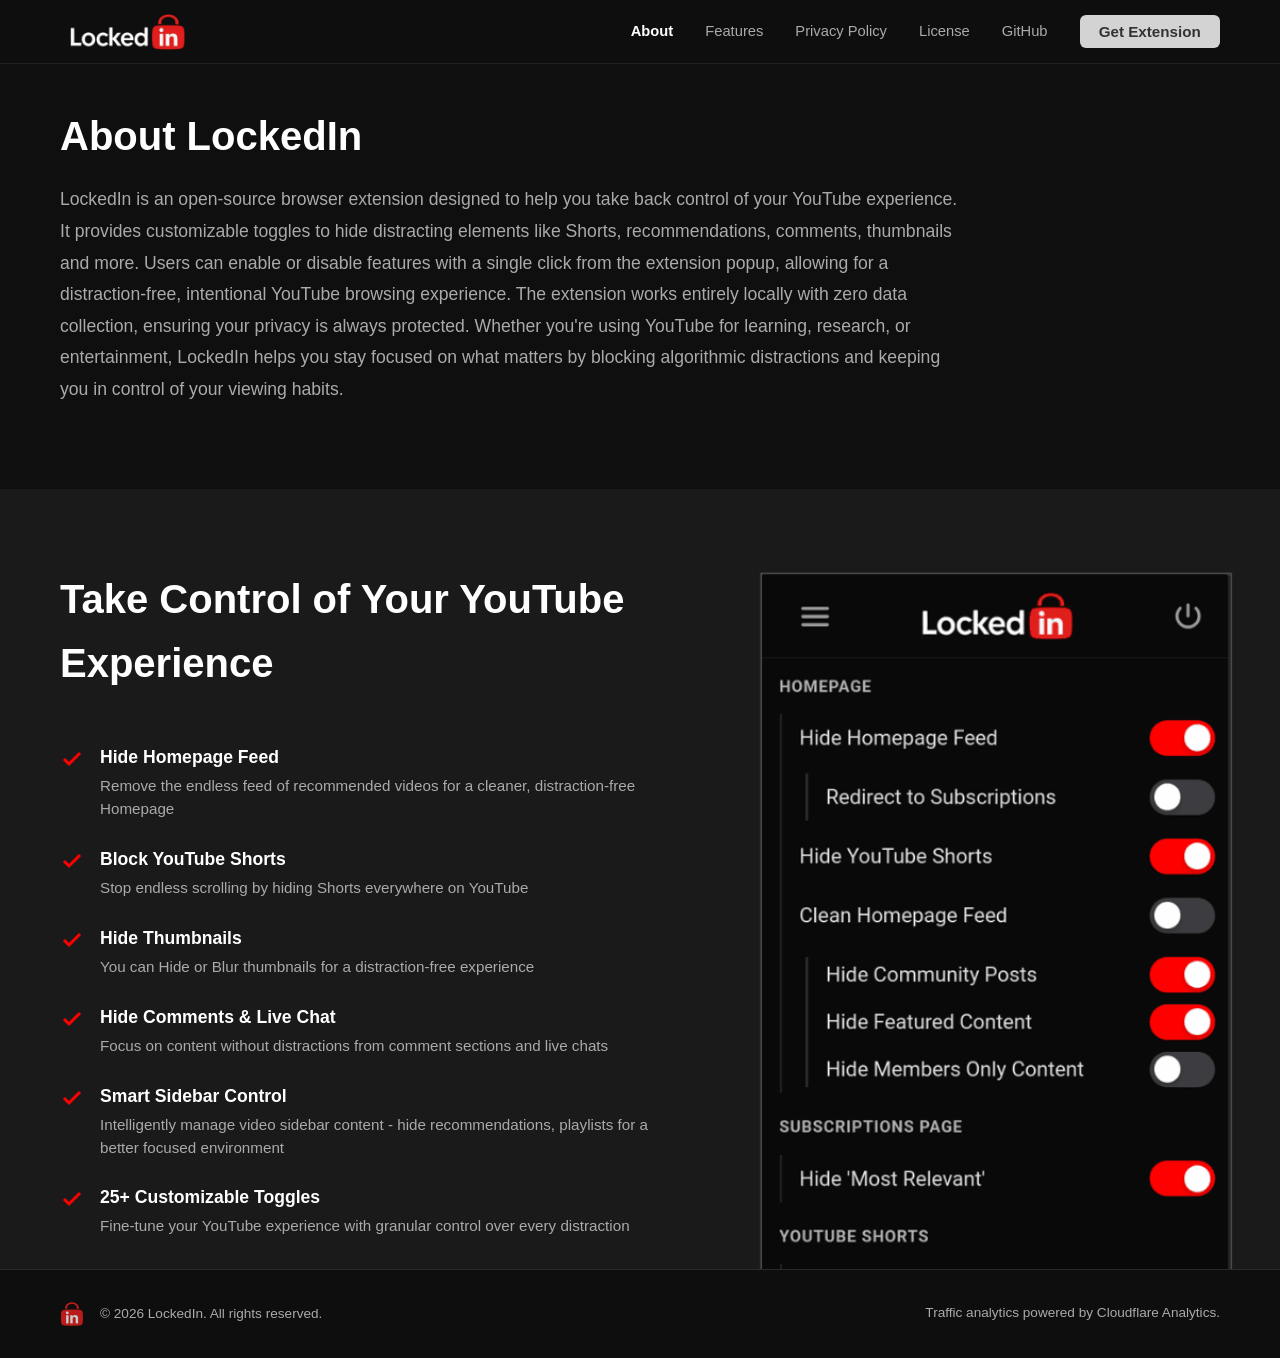
<file: docs/about.html>
<!DOCTYPE html>
<html lang="en">

<head>
    <meta charset="UTF-8">
    <meta name="viewport" content="width=device-width, initial-scale=1.0">
    <meta name="description"
        content="About LockedIn - Learn how this browser extension helps you stay focused on YouTube">
    <title>About - LockedIn</title>
    <link rel="icon" type="image/png" href="assets/icon.png">
    <link rel="stylesheet" href="styles.css?v=20260526">
</head>

<body>
    <!-- Navigation -->
    <nav class="navbar">
        <div class="container">
            <div class="nav-content">
                <a class="logo" href="index.html" aria-label="LockedIn home">
                    <img src="assets/logo.png" alt="LockedIn Logo">
                </a>
                <div class="mobile-menu-overlay" id="mobileMenuOverlay"></div>
                <div class="nav-links" id="navLinks">
                    <a href="about.html" class="active">About</a>
                    <a href="features.html">Features</a>
                    <a href="privacy-policy.html">Privacy Policy</a>
                    <a href="https://github.com/KartikHalkunde/LockedIn-YT/blob/main/LICENSE" target="_blank"
                        rel="noopener noreferrer">License</a>
                    <a href="https://github.com/KartikHalkunde/LockedIn-YT" target="_blank">GitHub</a>
                    <button class="download-button" id="headerDownloadBtn">Get Extension</button>
                </div>
                <button class="mobile-menu-toggle" id="mobileMenuToggle" aria-label="Toggle menu">☰</button>
            </div>
        </div>
    </nav>

    <!-- About Content -->
    <section class="problem">
        <div class="container">
            <h2>About LockedIn</h2>
            <p class="section-subtitle"
                style="max-width: 900px; line-height: 1.8; font-size: 1.1rem; text-align: left;">
                LockedIn is an open-source browser extension designed to help you take back control of your YouTube
                experience.
                It provides customizable toggles to hide distracting elements like Shorts, recommendations, comments,
                thumbnails and more.
                Users can enable or disable features with a single click from the extension popup, allowing for a
                distraction-free,
                intentional YouTube browsing experience. The extension works entirely locally with zero data collection,
                ensuring your
                privacy is always protected. Whether you're using YouTube for learning, research, or entertainment,
                LockedIn helps you
                stay focused on what matters by blocking algorithmic distractions and keeping you in control of your
                viewing habits.
            </p>
        </div>
    </section>

    <!-- Why LockedIn Section -->
    <section class="why-lockedin">
        <div class="container">
            <div class="why-content">
                <div class="why-left">
                    <h2>Take Control of Your YouTube Experience</h2>
                    <ul class="features-list">
                        <li>
                            <svg class="check-icon" viewBox="0 0 24 24" fill="none" stroke="#FF0000" stroke-width="3">
                                <polyline points="20 6 9 17 4 12"></polyline>
                            </svg>
                            <div>
                                <strong>Hide Homepage Feed</strong>
                                <p>Remove the endless feed of recommended videos for a cleaner, distraction-free
                                    Homepage</p>
                            </div>
                        </li>
                        <li>
                            <svg class="check-icon" viewBox="0 0 24 24" fill="none" stroke="#FF0000" stroke-width="3">
                                <polyline points="20 6 9 17 4 12"></polyline>
                            </svg>
                            <div>
                                <strong>Block YouTube Shorts</strong>
                                <p>Stop endless scrolling by hiding Shorts everywhere on YouTube</p>
                            </div>
                        </li>
                        <li>
                            <svg class="check-icon" viewBox="0 0 24 24" fill="none" stroke="#FF0000" stroke-width="3">
                                <polyline points="20 6 9 17 4 12"></polyline>
                            </svg>
                            <div>
                                <strong>Hide Thumbnails</strong>
                                <p>You can Hide or Blur thumbnails for a distraction-free experience</p>
                            </div>
                        </li>
                        <li>
                            <svg class="check-icon" viewBox="0 0 24 24" fill="none" stroke="#FF0000" stroke-width="3">
                                <polyline points="20 6 9 17 4 12"></polyline>
                            </svg>
                            <div>
                                <strong>Hide Comments & Live Chat</strong>
                                <p>Focus on content without distractions from comment sections and live chats</p>
                            </div>
                        </li>
                        <li>
                            <svg class="check-icon" viewBox="0 0 24 24" fill="none" stroke="#FF0000" stroke-width="3">
                                <polyline points="20 6 9 17 4 12"></polyline>
                            </svg>
                            <div>
                                <strong>Smart Sidebar Control</strong>
                                <p>Intelligently manage video sidebar content - hide recommendations, playlists for a
                                    better focused environment</p>
                            </div>
                        </li>
                        <li>
                            <svg class="check-icon" viewBox="0 0 24 24" fill="none" stroke="#FF0000" stroke-width="3">
                                <polyline points="20 6 9 17 4 12"></polyline>
                            </svg>
                            <div>
                                <strong>25+ Customizable Toggles</strong>
                                <p>Fine-tune your YouTube experience with granular control over every distraction</p>
                            </div>
                        </li>
                    </ul>
                </div>
                <div class="why-right">
                    <img src="assets/popup.png" alt="LockedIn Extension Popup" class="popup-image">
                </div>
            </div>
        </div>
    </section>

    <!-- Footer -->
    <footer class="footer">
        <div class="container">
            <div class="footer-content">
                <div class="footer-left">
                    <img src="assets/icon.png" alt="LockedIn" class="footer-logo-img">
                    <span class="footer-copyright">&copy; 2026 LockedIn. All rights reserved.</span>
                </div>
                <div class="footer-links">
                    <p class="analytics-note">
                        Traffic analytics powered by Cloudflare Analytics.
                    </p>
                </div>
            </div>
        </div>
    </footer>

    <script src="script.js"></script>
</body>

</html>
</file>
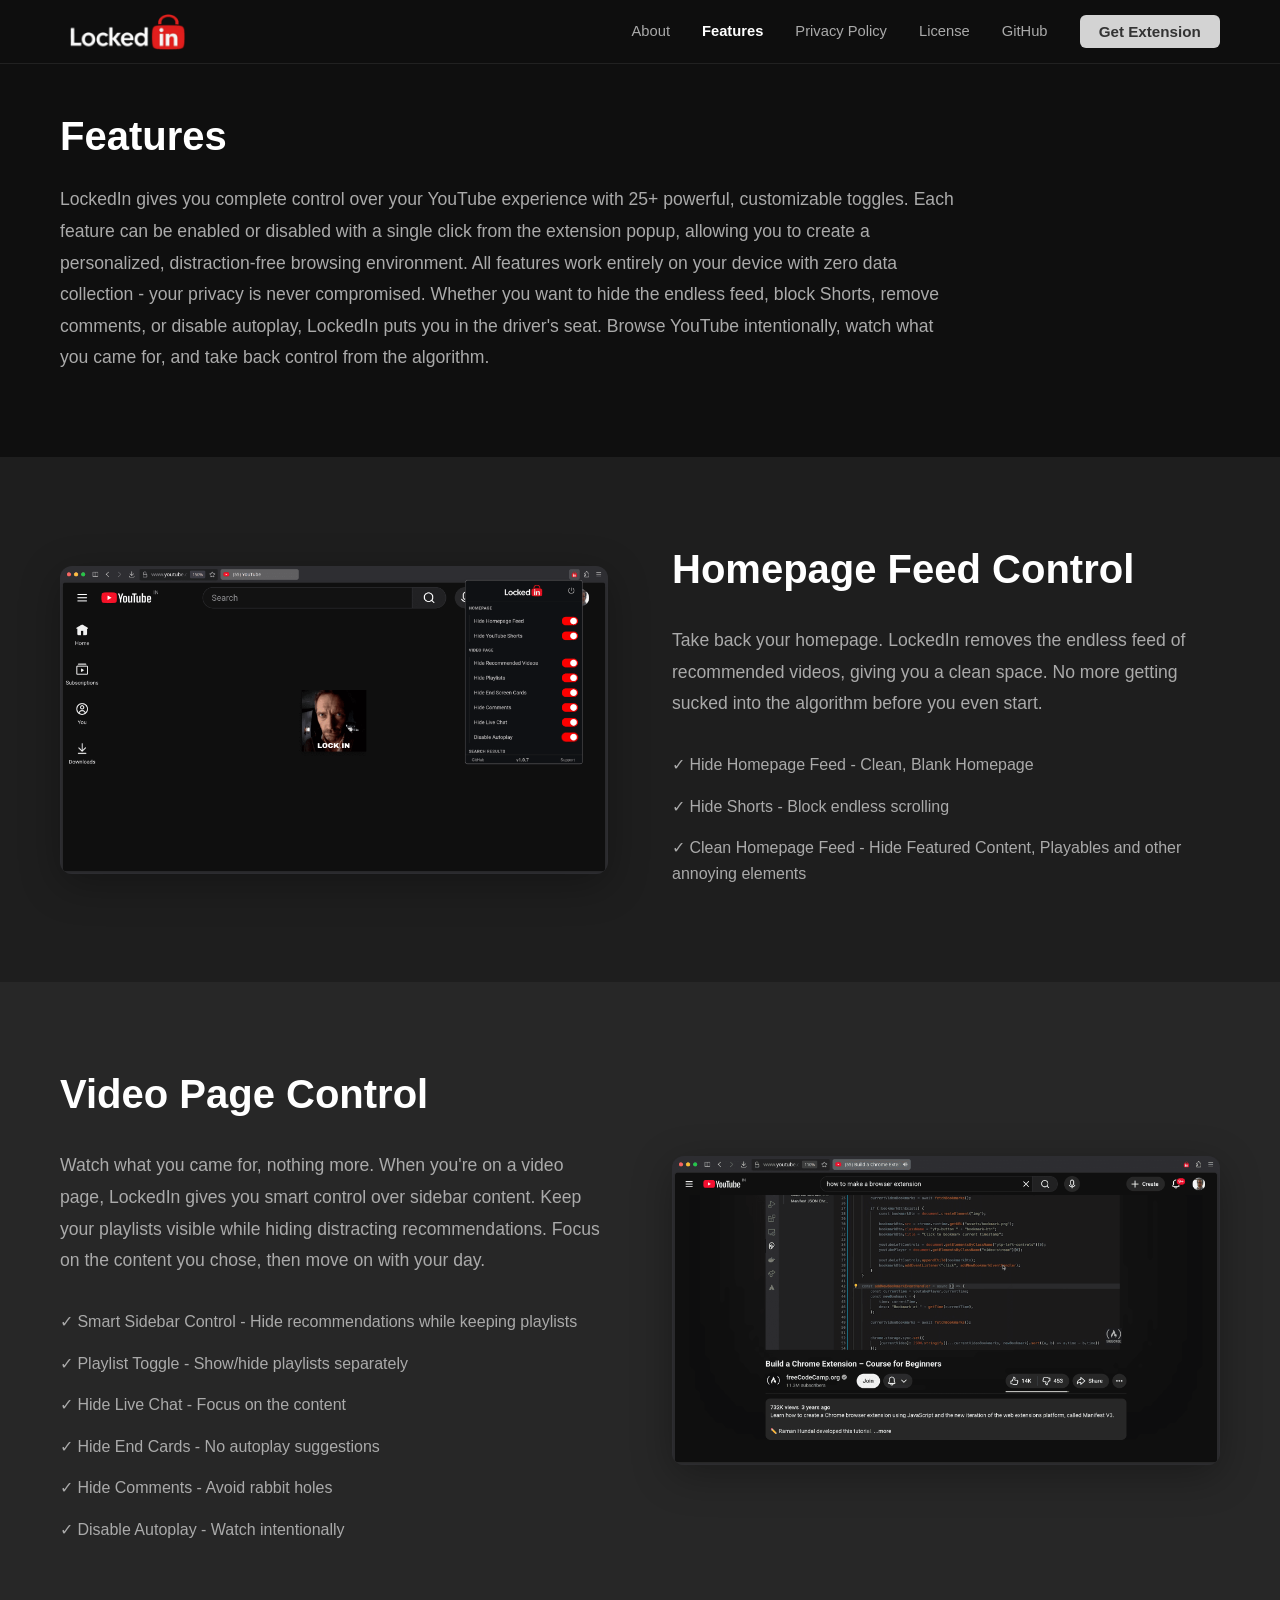
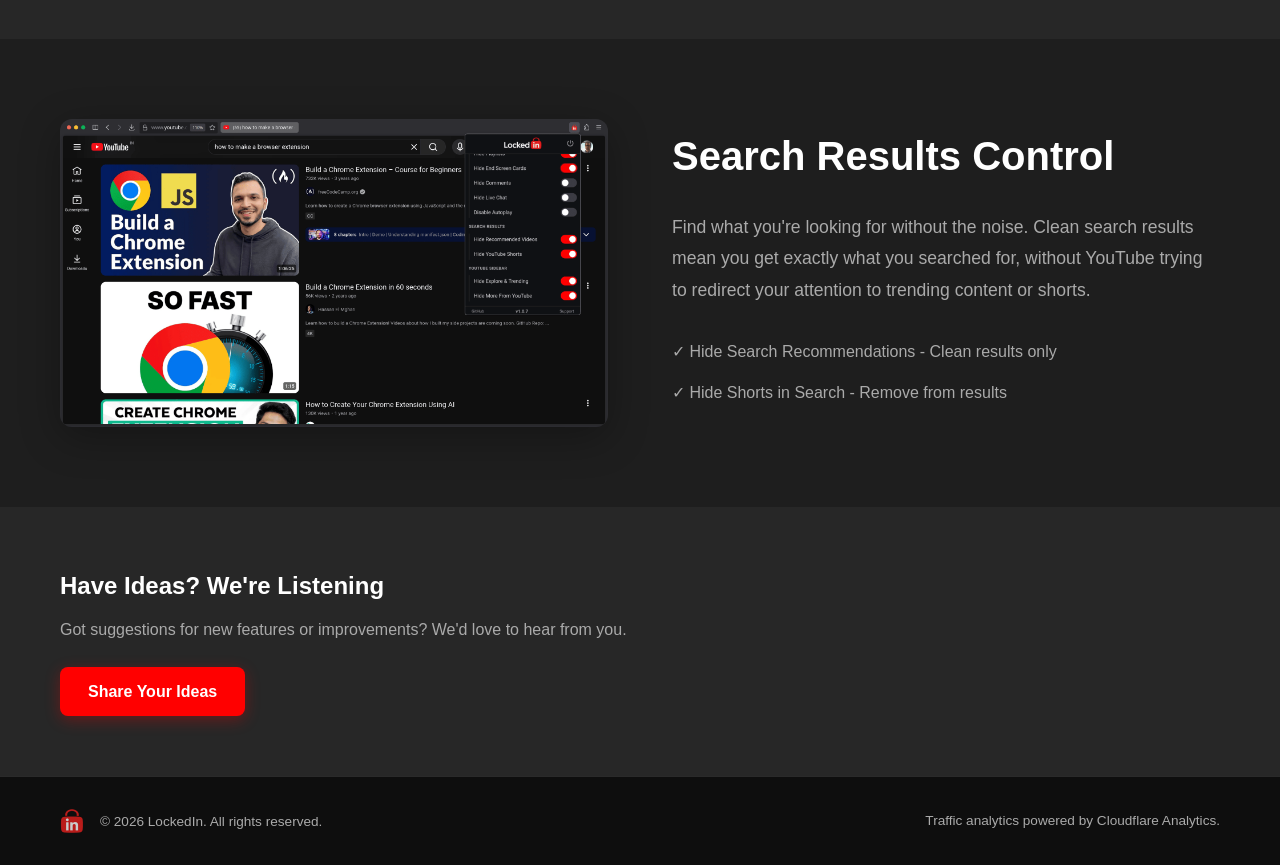
<file: docs/features.html>
<!DOCTYPE html>
<html lang="en">

<head>
    <meta charset="UTF-8">
    <meta name="viewport" content="width=device-width, initial-scale=1.0">
    <meta name="description" content="All LockedIn features - 11 powerful tools to control your YouTube experience">
    <title>Features - LockedIn</title>
    <link rel="icon" type="image/png" href="assets/icon.png">
    <link rel="stylesheet" href="styles.css?v=20260526">
</head>

<body>
    <!-- Navigation -->
    <nav class="navbar">
        <div class="container">
            <div class="nav-content">
                <a class="logo" href="index.html" aria-label="LockedIn home">
                    <img src="assets/logo.png" alt="LockedIn Logo">
                </a>
                <div class="mobile-menu-overlay" id="mobileMenuOverlay"></div>
                <div class="nav-links" id="navLinks">
                    <a href="about.html">About</a>
                    <a href="features.html" class="active">Features</a>
                    <a href="privacy-policy.html">Privacy Policy</a>
                    <a href="https://github.com/KartikHalkunde/LockedIn-YT/blob/main/LICENSE" target="_blank"
                        rel="noopener noreferrer">License</a>
                    <a href="https://github.com/KartikHalkunde/LockedIn-YT" target="_blank">GitHub</a>
                    <button class="download-button" id="headerDownloadBtn">Get Extension</button>
                </div>
                <button class="mobile-menu-toggle" id="mobileMenuToggle" aria-label="Toggle menu">☰</button>
            </div>
        </div>
    </nav>

    <!-- Features Hero -->
    <section class="problem">
        <div class="container">
            <h2>Features</h2>
            <p class="section-subtitle"
                style="max-width: 900px; line-height: 1.8; font-size: 1.1rem; text-align: left;">
                LockedIn gives you complete control over your YouTube experience with 25+ powerful, customizable
                toggles.
                Each feature can be enabled or disabled with a single click from the extension popup, allowing you to
                create
                a personalized, distraction-free browsing environment. All features work entirely on your device with
                zero
                data collection - your privacy is never compromised. Whether you want to hide the endless feed, block
                Shorts,
                remove comments, or disable autoplay, LockedIn puts you in the driver's seat. Browse YouTube
                intentionally,
                watch what you came for, and take back control from the algorithm.
            </p>
        </div>
    </section>

    <!-- Homepage Feed Section -->
    <section class="feature-section">
        <div class="container">
            <div class="feature-content">
                <div class="feature-image">
                    <img src="assets/HomepageFeed.png" alt="YouTube Homepage with LockedIn">
                </div>
                <div class="feature-text">
                    <h2>Homepage Feed Control</h2>
                    <p>Take back your homepage. LockedIn removes the endless feed of recommended videos, giving you a
                        clean space. No more getting sucked into the algorithm before you even start.</p>
                    <ul class="feature-list">
                        <li>✓ Hide Homepage Feed - Clean, Blank Homepage</li>
                        <li>✓ Hide Shorts - Block endless scrolling</li>
                        <li>✓ Clean Homepage Feed - Hide Featured Content, Playables and other annoying elements</li>
                    </ul>
                </div>
            </div>
        </div>
    </section>

    <!-- Video Page Section -->
    <section class="feature-section alternate">
        <div class="container">
            <div class="feature-content">
                <div class="feature-text">
                    <h2>Video Page Control</h2>
                    <p>Watch what you came for, nothing more. When you're on a video page, LockedIn gives you smart
                        control over sidebar content. Keep your playlists visible while hiding distracting
                        recommendations. Focus on the content you chose, then move on with your day.</p>
                    <ul class="feature-list">
                        <li>✓ Smart Sidebar Control - Hide recommendations while keeping playlists</li>
                        <li>✓ Playlist Toggle - Show/hide playlists separately</li>
                        <li>✓ Hide Live Chat - Focus on the content</li>
                        <li>✓ Hide End Cards - No autoplay suggestions</li>
                        <li>✓ Hide Comments - Avoid rabbit holes</li>
                        <li>✓ Disable Autoplay - Watch intentionally</li>
                    </ul>
                </div>
                <div class="feature-image">
                    <img src="assets/VideoPage.png" alt="YouTube Video Page with LockedIn">
                </div>
            </div>
        </div>
    </section>

    <!-- Search Results Section -->
    <section class="feature-section">
        <div class="container">
            <div class="feature-content">
                <div class="feature-image">
                    <img src="assets/SearchResults.png" alt="YouTube Search Results with LockedIn">
                </div>
                <div class="feature-text">
                    <h2>Search Results Control</h2>
                    <p>Find what you're looking for without the noise. Clean search results mean you get exactly what
                        you searched for, without YouTube trying to redirect your attention to trending content or
                        shorts.</p>
                    <ul class="feature-list">
                        <li>✓ Hide Search Recommendations - Clean results only</li>
                        <li>✓ Hide Shorts in Search - Remove from results</li>
                    </ul>
                </div>
            </div>
        </div>
    </section>

    <!-- Feedback Section -->
    <section class="feedback-section">
        <div class="container">
            <div class="feedback-content-compact">
                <h3>Have Ideas? We're Listening</h3>
                <p>Got suggestions for new features or improvements? We'd love to hear from you.</p>
                <a href="https://github.com/KartikHalkunde/LockedIn-YT/issues" class="feedback-button" target="_blank"
                    rel="noopener noreferrer">Share Your Ideas</a>
            </div>
        </div>
    </section>

    <!-- Footer -->
    <footer class="footer">
        <div class="container">
            <div class="footer-content">
                <div class="footer-left">
                    <img src="assets/icon.png" alt="LockedIn" class="footer-logo-img">
                    <span class="footer-copyright">&copy; 2026 LockedIn. All rights reserved.</span>
                </div>
                <div class="footer-links">
                    <p class="analytics-note">
                        Traffic analytics powered by Cloudflare Analytics.
                    </p>
                </div>
            </div>
        </div>
    </footer>

    <script src="script.js"></script>
</body>

</html>
</file>
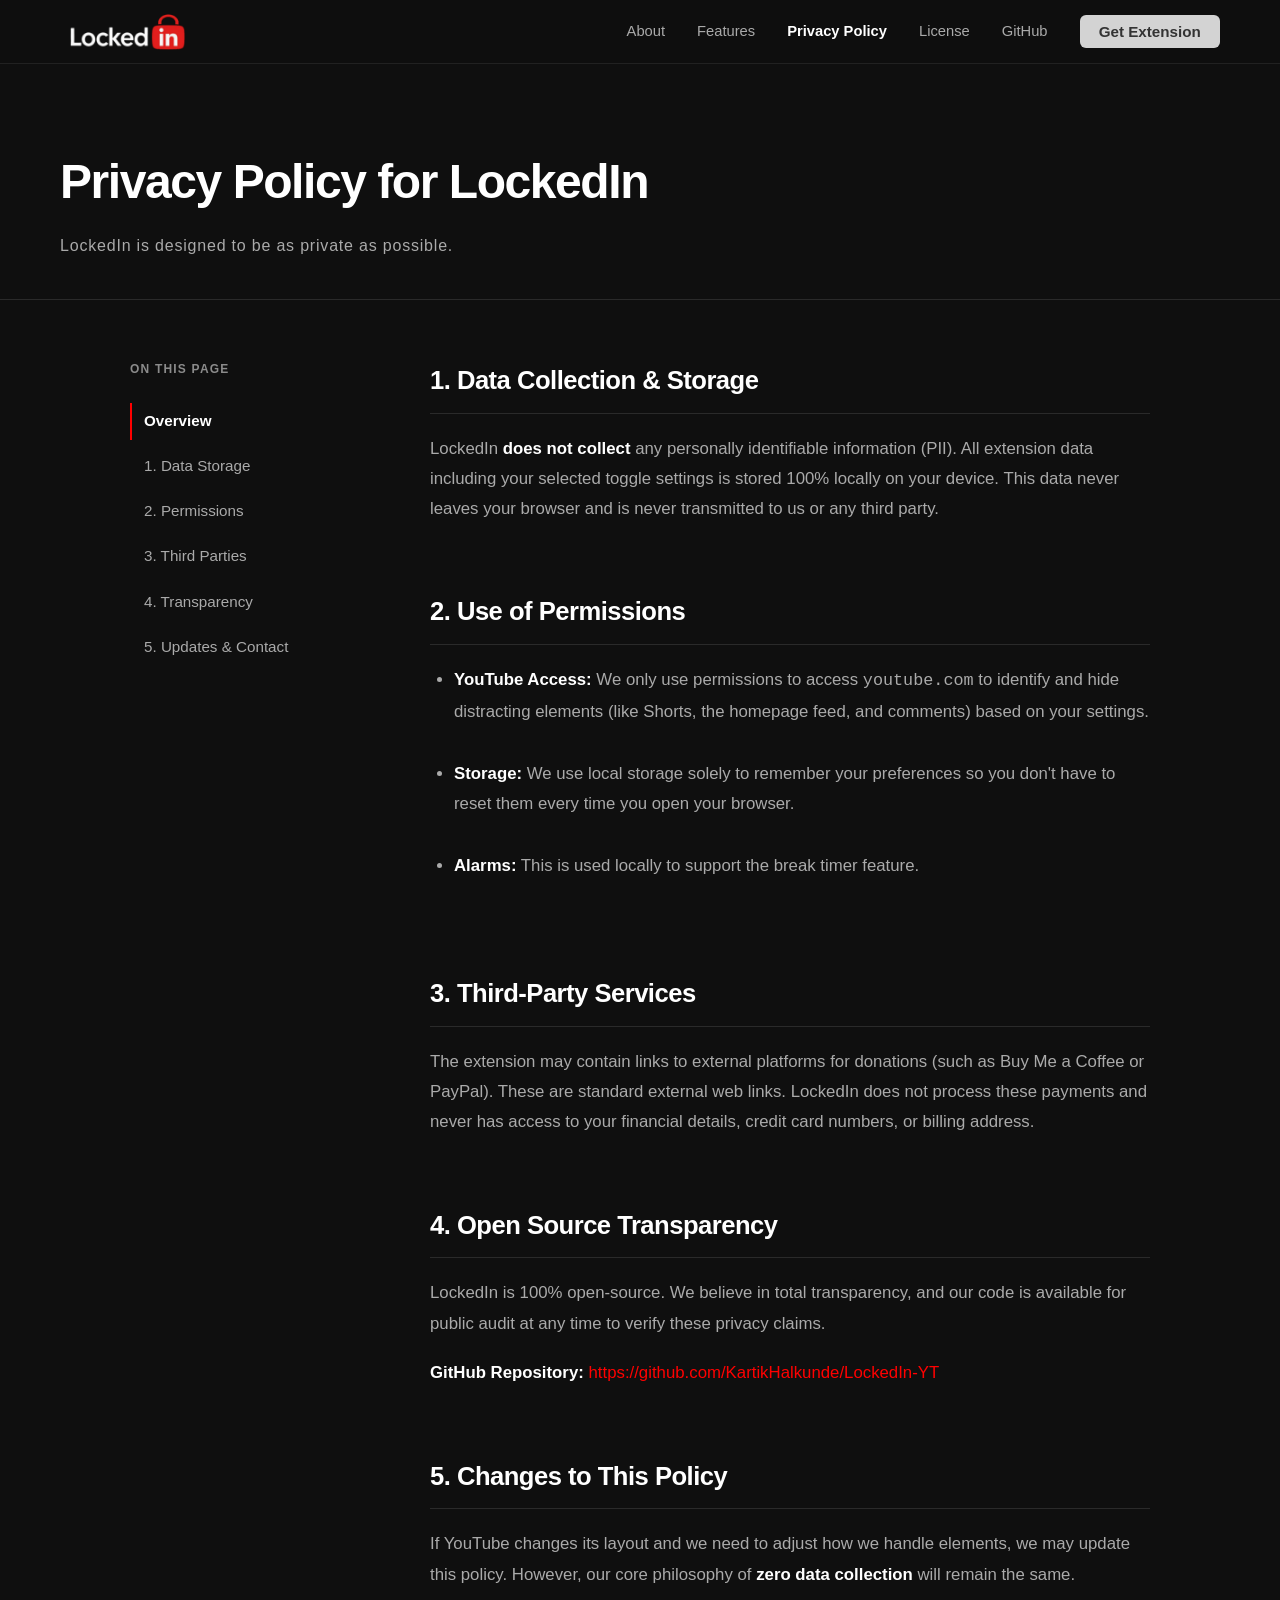
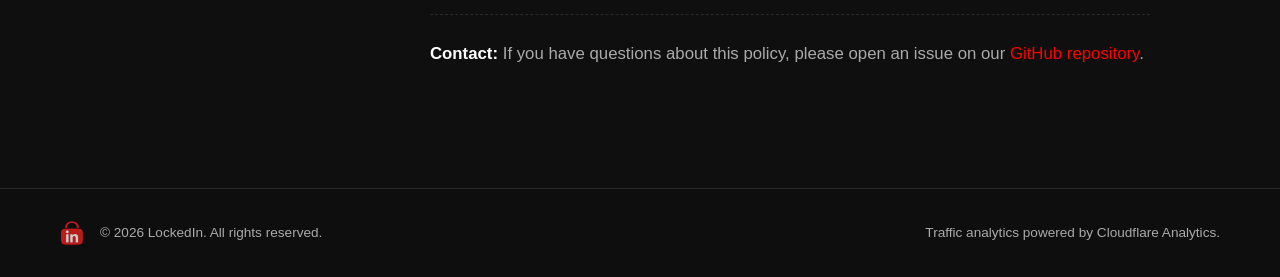
<file: docs/privacy-policy.html>
<!DOCTYPE html>
<html lang="en">

<head>
    <meta charset="UTF-8">
    <meta name="viewport" content="width=device-width, initial-scale=1.0">
    <meta name="description"
        content="Privacy Policy for LockedIn - zero data collection, local-only settings, and transparent open-source practices.">
    <title>Privacy Policy | LockedIn</title>
    <link rel="icon" type="image/png" href="assets/icon.png">
    <link rel="stylesheet" href="styles.css?v=20260526">
    <style>
        .policy-header {
            padding: 80px 0 40px;
            background-color: var(--dark-bg);
            border-bottom: 1px solid var(--border-color);
        }

        .policy-title {
            font-size: 3rem;
            font-weight: 800;
            color: var(--text-primary);
            margin-bottom: 0.75rem;
            letter-spacing: -0.03em;
        }

        .policy-slogan {
            color: var(--text-secondary);
            font-size: 1rem;
            margin: 0;
            letter-spacing: 0.05em;
        }

        .policy-layout {
            display: grid;
            grid-template-columns: 240px 1fr;
            gap: 60px;
            padding: 60px 0 100px;
        }

        .policy-sidebar {
            position: sticky;
            top: 120px;
            align-self: start;
            height: fit-content;
        }

        .policy-toc {
            display: flex;
            flex-direction: column;
            gap: 0.5rem;
        }

        .policy-toc-title {
            font-size: 0.75rem;
            text-transform: uppercase;
            letter-spacing: 0.1em;
            color: var(--text-secondary);
            margin-bottom: 1rem;
            font-weight: 700;
            opacity: 0.8;
        }

        .policy-toc a {
            color: var(--text-secondary);
            text-decoration: none;
            font-size: 0.95rem;
            padding: 0.4rem 0 0.4rem 12px;
            border-left: 2px solid transparent;
            transition: all 0.2s ease;
            display: block;
        }

        .policy-toc a:hover {
            color: var(--text-primary);
            border-left-color: var(--border-color);
        }

        .policy-toc a.active {
            color: var(--text-primary);
            font-weight: 600;
            border-left-color: var(--primary-color);
        }

        .policy-content {
            max-width: 720px;
            display: flex;
            flex-direction: column;
            gap: 48px;
        }

        .policy-text-section {
            scroll-margin-top: 120px;
        }

        .policy-promise-box {
            background-color: rgba(255, 255, 255, 0.02);
            border: 1px solid var(--border-color);
            border-left: 3px solid var(--primary-color);
            border-radius: 8px;
            padding: 1.5rem;
            margin-bottom: 2rem;
        }

        .policy-promise-box p {
            margin: 0;
            font-size: 1.1rem;
            line-height: 1.7;
            color: var(--text-primary);
        }

        .policy-highlights {
            display: grid;
            grid-template-columns: repeat(3, 1fr);
            gap: 1rem;
            margin-bottom: 1rem;
        }

        .highlight-item {
            display: flex;
            align-items: center;
            gap: 0.6rem;
            background-color: rgba(255, 255, 255, 0.015);
            border: 1px solid var(--border-color);
            border-radius: 8px;
            padding: 0.75rem 1rem;
        }

        .highlight-icon {
            width: 16px;
            height: 16px;
            color: var(--text-secondary);
            opacity: 0.8;
            flex-shrink: 0;
        }

        .highlight-text {
            font-size: 0.9rem;
            font-weight: 500;
            color: var(--text-secondary);
        }

        .policy-text-section h2 {
            font-size: 1.6rem;
            color: var(--text-primary);
            margin-bottom: 1.25rem;
            font-weight: 700;
            letter-spacing: -0.02em;
            border-bottom: 1px solid var(--border-color);
            padding-bottom: 12px;
        }

        .policy-text-section p,
        .policy-text-section li {
            color: var(--text-secondary);
            font-size: 1.05rem;
            line-height: 1.8;
            margin-bottom: 1.2rem;
        }

        .policy-text-section p strong,
        .policy-text-section li strong {
            color: var(--text-primary);
        }

        .policy-text-section ul {
            margin-left: 1.5rem;
            margin-bottom: 1.5rem;
            display: flex;
            flex-direction: column;
            gap: 0.8rem;
        }

        .policy-text-section a {
            color: var(--primary-color);
            text-decoration: none;
            border-bottom: 1px solid transparent;
            transition: all 0.2s ease;
        }

        .policy-text-section a:hover {
            border-bottom-color: var(--primary-color);
        }

        .policy-contact {
            margin-top: 1.5rem;
            padding-top: 1.5rem;
            border-top: 1px dashed var(--border-color);
        }

        @media (max-width: 900px) {
            .policy-header {
                padding: 60px 0 30px;
            }

            .policy-title {
                font-size: 2.2rem;
            }

            .policy-layout {
                grid-template-columns: 1fr;
                gap: 40px;
                padding: 40px 0 60px;
            }

            .policy-sidebar {
                display: none;
            }

            .policy-highlights {
                grid-template-columns: 1fr;
                gap: 0.75rem;
            }
        }
    </style>
</head>

<body>
    <!-- Navigation -->
    <nav class="navbar">
        <div class="container">
            <div class="nav-content">
                <a class="logo" href="index.html" aria-label="LockedIn home">
                    <img src="assets/logo.png" alt="LockedIn Logo">
                </a>
                <div class="mobile-menu-overlay" id="mobileMenuOverlay"></div>
                <div class="nav-links" id="navLinks">
                    <a href="about.html">About</a>
                    <a href="features.html">Features</a>
                    <a href="privacy-policy.html" class="active">Privacy Policy</a>
                    <a href="https://github.com/KartikHalkunde/LockedIn-YT/blob/main/LICENSE" target="_blank"
                        rel="noopener noreferrer">License</a>
                    <a href="https://github.com/KartikHalkunde/LockedIn-YT" target="_blank"
                        rel="noopener noreferrer">GitHub</a>
                    <button class="download-button" id="headerDownloadBtn">Get Extension</button>
                </div>
                <button class="mobile-menu-toggle" id="mobileMenuToggle" aria-label="Toggle menu">☰</button>
            </div>
        </div>
    </nav>

    <!-- Privacy Header -->
    <header class="policy-header">
        <div class="container">
            <h1 class="policy-title">Privacy Policy for LockedIn</h1>
            <p class="policy-slogan">LockedIn is designed to be as
                private as possible.</p>
        </div>
    </header>

    <!-- Privacy Container -->
    <main class="container">
        <div class="policy-layout">
            <!-- Sidebar TOC -->
            <aside class="policy-sidebar" aria-label="Table of Contents">
                <nav class="policy-toc">
                    <span class="policy-toc-title">On This Page</span>
                    <a href="#overview" class="active">Overview</a>
                    <a href="#section-1">1. Data Storage</a>
                    <a href="#section-2">2. Permissions</a>
                    <a href="#section-3">3. Third Parties</a>
                    <a href="#section-4">4. Transparency</a>
                    <a href="#section-5">5. Updates & Contact</a>
                </nav>
            </aside>

            <!-- Document Content -->
            <article class="policy-content">

                <section id="section-1" class="policy-text-section">
                    <h2>1. Data Collection & Storage</h2>
                    <p>LockedIn <strong>does not collect</strong> any personally identifiable information (PII). All
                        extension data including your selected toggle settings is stored 100% locally on your device.
                        This data never leaves your browser and is never transmitted to us or any third party.</p>
                </section>

                <section id="section-2" class="policy-text-section">
                    <h2>2. Use of Permissions</h2>
                    <ul>
                        <li><strong>YouTube Access:</strong> We only use permissions to access <code>youtube.com</code>
                            to identify and hide distracting elements (like Shorts, the homepage feed, and comments)
                            based on your settings.</li>
                        <li><strong>Storage:</strong> We use local storage solely to remember your preferences so you
                            don't have to reset them every time you open your browser.</li>
                        <li><strong>Alarms:</strong> This is used locally to support the break timer feature.</li>
                    </ul>
                </section>

                <section id="section-3" class="policy-text-section">
                    <h2>3. Third-Party Services</h2>
                    <p>The extension may contain links to external platforms for donations (such as Buy Me a Coffee or
                        PayPal). These are standard external web links. LockedIn does not process these payments and
                        never has access to your financial details, credit card numbers, or billing address.</p>
                </section>

                <section id="section-4" class="policy-text-section">
                    <h2>4. Open Source Transparency</h2>
                    <p>LockedIn is 100% open-source. We believe in total transparency, and our code is available for
                        public audit at any time to verify these privacy claims.</p>
                    <p><strong>GitHub Repository:</strong> <a href="https://github.com/KartikHalkunde/LockedIn-YT"
                            target="_blank" rel="noopener noreferrer">https://github.com/KartikHalkunde/LockedIn-YT</a>
                    </p>
                </section>

                <section id="section-5" class="policy-text-section">
                    <h2>5. Changes to This Policy</h2>
                    <p>If YouTube changes its layout and we need to adjust how we handle elements, we may update this
                        policy. However, our core philosophy of <strong>zero data collection</strong> will remain the
                        same.</p>
                    <p class="policy-contact"><strong>Contact:</strong> If you have questions about this policy, please
                        open an issue on our <a href="https://github.com/KartikHalkunde/LockedIn-YT/issues"
                            target="_blank" rel="noopener noreferrer">GitHub repository</a>.</p>
                </section>
            </article>
        </div>
    </main>

    <!-- Footer -->
    <footer class="footer">
        <div class="container">
            <div class="footer-content">
                <div class="footer-left">
                    <img src="assets/icon.png" alt="LockedIn" class="footer-logo-img">
                    <span class="footer-copyright">&copy; 2026 LockedIn. All rights reserved.</span>
                </div>
                <div class="footer-links">
                    <p class="analytics-note">
                        Traffic analytics powered by Cloudflare Analytics.
                    </p>
                </div>
            </div>
        </div>
    </footer>

    <script src="script.js"></script>
    <script>
        document.addEventListener('DOMContentLoaded', () => {
            const sections = document.querySelectorAll('.policy-text-section');
            const navLinks = document.querySelectorAll('.policy-toc a');

            const handleScroll = () => {
                let currentSectionId = 'overview';
                const scrollPosition = window.scrollY + 180; // trigger offset for sticky navbar

                sections.forEach(section => {
                    const sectionTop = section.offsetTop;
                    if (scrollPosition >= sectionTop) {
                        currentSectionId = section.getAttribute('id');
                    }
                });

                navLinks.forEach(link => {
                    link.classList.remove('active');
                    if (link.getAttribute('href') === `#${currentSectionId}`) {
                        link.classList.add('active');
                    }
                });
            };

            window.addEventListener('scroll', handleScroll);
            handleScroll();
        });
    </script>
</body>

</html>
</file>
<file: docs/styles.css>
/* ==================== CSS Variables ==================== */
:root {
    --primary-color: #FF0000;
    --primary-hover: #CC0000;
    --dark-bg: #0F0F0F;
    --card-bg: #1A1A1A;
    --text-primary: #FFFFFF;
    --text-secondary: #AAAAAA;
    --border-color: #2A2A2A;
    --success-color: #4CAF50;
    --firefox-color: #FF6611;
    --chrome-color: #4285F4;
    --edge-color: #0078D7;
    --shadow: 0 4px 6px rgba(0, 0, 0, 0.3);
    --shadow-lg: 0 10px 30px rgba(0, 0, 0, 0.5);
}

/* ==================== Reset & Base ==================== */
* {
    margin: 0;
    padding: 0;
    box-sizing: border-box;
}

html,
body {
    max-width: 100vw;
    overflow-x: hidden;
}

html {
    scroll-behavior: smooth;
    height: 100%;
}

body {
    font-family: -apple-system, BlinkMacSystemFont, 'Segoe UI', Roboto, 'Helvetica Neue', Arial, sans-serif;
    background-color: var(--dark-bg);
    color: var(--text-primary);
    line-height: 1.6;
    min-height: 100vh;
    display: flex;
    flex-direction: column;
}

.container {
    max-width: 1200px;
    margin: 0 auto;
    padding: 0 20px;
}

/* ==================== Navigation ==================== */
.navbar {
    position: sticky;
    top: 0;
    background-color: rgba(15, 15, 15, 0.75);
    backdrop-filter: blur(16px);
    -webkit-backdrop-filter: blur(16px);
    border-bottom: 1px solid rgba(255, 255, 255, 0.08);
    padding: 0.85rem 0;
    z-index: 1000;
    transition: all 0.3s ease;
}

.nav-content {
    display: flex;
    align-items: center;
    justify-content: space-between;
    gap: 1rem;
    position: relative;
}

.logo {
    display: flex;
    align-items: center;
    flex: 0 0 auto;
    text-decoration: none;
    cursor: pointer;
}

.logo img {
    height: 36px;
    width: auto;
    border-radius: 6px;
    transition: opacity 0.2s ease;
}

.logo img:hover {
    opacity: 0.9;
}

.nav-links {
    display: flex;
    gap: 2rem;
    align-items: center;
    margin-left: auto;
}

.nav-links a {
    color: var(--text-secondary);
    font-size: 0.92rem;
    font-weight: 500;
    text-decoration: none;
    transition: color 0.2s ease;
}

.nav-links a:hover {
    color: var(--text-primary);
}

.nav-links a.active {
    color: var(--text-primary);
    font-weight: 600;
}

/* ==================== Mobile Menu Toggle ==================== */
.mobile-menu-toggle {
    display: none;
    background: none;
    border: none;
    color: var(--text-primary);
    font-size: 1.75rem;
    cursor: pointer;
    padding: 0.75rem;
    z-index: 1001;
    margin-left: auto;
    border-radius: 8px;
    transition: all 0.3s ease;
    line-height: 1;
    min-width: 44px;
    min-height: 44px;
    align-items: center;
    justify-content: center;
}

.mobile-menu-toggle:hover {
    color: var(--text-primary);
    background-color: rgba(255, 255, 255, 0.05);
}

.mobile-menu-toggle:active {
    transform: scale(0.95);
}

/* Mobile menu overlay */
.mobile-menu-overlay {
    display: none;
    position: fixed;
    top: 0;
    left: 0;
    width: 100%;
    height: 100vh;
    background-color: rgba(0, 0, 0, 0.7);
    z-index: 999;
    opacity: 0;
    transition: opacity 0.3s ease;
    pointer-events: none;
}

.mobile-menu-overlay.active {
    display: block;
    opacity: 1;
    pointer-events: auto;
}

.download-button {
    background-color: var(--primary-color);
    color: white;
    border: none;
    padding: 0.5rem 1.5rem;
    border-radius: 8px;
    font-weight: 600;
    font-size: 0.95rem;
    cursor: pointer;
    transition: background-color 0.3s ease;
}

.download-button:hover {
    background-color: var(--primary-hover);
}

.cta-button {
    background-color: var(--primary-color);
    padding: 0.5rem 1.5rem;
    border-radius: 8px;
    font-weight: 600;
}

.cta-button:hover {
    background-color: var(--primary-hover);
    color: var(--text-primary) !important;
}

/* ==================== Download Button ==================== */
.download-button {
    background-color: #D3D3D3;
    color: #333333;
    border: none;
    padding: 0.5rem 1.2rem;
    border-radius: 6px;
    font-weight: 600;
    font-size: 0.95rem;
    cursor: pointer;
    transition: background-color 0.3s ease;
}

.download-button:hover {
    background-color: #BBBBBB;
}

/* ==================== Hero Section ==================== */
.hero {
    padding: 120px 0 150px 0;
    background: linear-gradient(135deg, #0F0F0F 0%, #1A1A1A 100%);
    min-height: calc(100vh - 200px);
    flex: 1;
}

.hero .container {
    display: grid;
    grid-template-columns: 1fr 1fr;
    gap: 60px;
    align-items: center;
}

.hero-title {
    font-size: 3.5rem;
    font-weight: 800;
    line-height: 1.2;
    margin-bottom: 1.5rem;
    background: linear-gradient(135deg, #FFFFFF 0%, #AAAAAA 100%);
    -webkit-background-clip: text;
    -webkit-text-fill-color: transparent;
    background-clip: text;
}

.hero-subtitle {
    font-size: 1.25rem;
    color: var(--text-secondary);
    margin-bottom: 2.5rem;
}

.download-buttons {
    display: flex;
    gap: 0.5rem;
    flex-wrap: wrap;
    margin-bottom: 3rem;
    align-items: center;
}

.download-badge {
    display: inline-block;
    transition: opacity 0.3s ease;
}

.download-badge:hover {
    opacity: 0.9;
}

.download-badge img {
    display: block;
    height: 50px;
    width: auto;
}

.download-btn {
    display: flex;
    align-items: center;
    gap: 12px;
    padding: 16px 24px;
    border-radius: 12px;
    text-decoration: none;
    color: white;
    font-weight: 600;
    transition: all 0.3s ease;
    border: 2px solid transparent;
    min-width: 200px;
}

.download-btn.firefox {
    background-color: var(--firefox-color);
}

.download-btn.firefox:hover {
    background-color: #FF7722;
    box-shadow: var(--shadow-lg);
}

.download-btn.chrome {
    background-color: var(--chrome-color);
}

.download-btn.chrome:hover {
    background-color: #5294F5;
    box-shadow: var(--shadow-lg);
}

.download-btn.edge {
    background-color: var(--edge-color);
}

.download-btn.edge:hover {
    background-color: #1E88E5;
    box-shadow: var(--shadow-lg);
}

.download-btn.disabled {
    background-color: #555;
    cursor: not-allowed;
    opacity: 0.6;
}

.download-btn.disabled:hover {
    background-color: #555;
    transform: none;
    box-shadow: var(--shadow);
}

.download-btn.large {
    padding: 20px 32px;
    font-size: 1.1rem;
}

.browser-icon {
    width: 32px;
    height: 32px;
    flex-shrink: 0;
}

.download-btn div {
    display: flex;
    flex-direction: column;
    align-items: flex-start;
}

.btn-label {
    font-size: 0.75rem;
    opacity: 0.8;
}

.btn-browser {
    font-size: 1.1rem;
    font-weight: 700;
}

.hero-stats {
    display: flex;
    gap: 2.5rem;
    margin-top: 2rem;
    justify-content: flex-start;
}

.stat {
    display: flex;
    flex-direction: row;
    align-items: center;
    gap: 0.6rem;
}

.stat-icon {
    width: 28px;
    height: 28px;
    flex-shrink: 0;
}

.stat-label {
    font-size: 0.9rem;
    color: var(--text-secondary);
    font-weight: 500;
    text-align: left;
}

.coming-soon-note {
    margin-top: 0.1rem;
    font-size: 0.9rem;
    color: var(--text-secondary);
    font-weight: 700;
    text-align: left;
}

/* Browser Mockup */
.browser-mockup {
    background-color: var(--card-bg);
    border-radius: 12px;
    overflow: hidden;
    box-shadow: var(--shadow-lg);
}

.browser-header {
    background-color: #2A2A2A;
    padding: 12px 16px;
    display: flex;
    align-items: center;
    gap: 12px;
}

.browser-dots {
    display: flex;
    gap: 8px;
}

.browser-dots span {
    width: 12px;
    height: 12px;
    border-radius: 50%;
    background-color: #444;
}

.browser-dots span:nth-child(1) {
    background-color: #FF5F56;
}

.browser-dots span:nth-child(2) {
    background-color: #FFBD2E;
}

.browser-dots span:nth-child(3) {
    background-color: #27C93F;
}

.browser-url {
    flex: 1;
    background-color: #1A1A1A;
    padding: 6px 12px;
    border-radius: 6px;
    font-size: 0.85rem;
    color: var(--text-secondary);
}

.browser-content {
    padding: 0;
    display: flex;
    justify-content: center;
    align-items: center;
    background: linear-gradient(135deg, #1A1A1A 0%, #0F0F0F 100%);
    overflow: hidden;
}

.browser-content img {
    width: 100%;
    height: 100%;
    object-fit: cover;
    display: block;
}

/* ==================== Problem Section ==================== */
.problem {
    padding: 40px 0 35px;
    background-color: var(--dark-bg);
}

.problem h2 {
    text-align: left;
    font-size: 2.5rem;
    margin-bottom: 1rem;
}

.problem-grid {
    display: grid;
    grid-template-columns: repeat(auto-fit, minmax(300px, 1fr));
    gap: 2rem;
}

.problem-card {
    background-color: var(--card-bg);
    padding: 2rem;
    border-radius: 12px;
    border: 1px solid var(--border-color);
    transition: border-color 0.3s ease;
}

.problem-card:hover {
    border-color: var(--primary-color);
}

.problem-icon {
    font-size: 3rem;
    margin-bottom: 1rem;
}

.problem-card h3 {
    font-size: 1.5rem;
    margin-bottom: 1rem;
}

.problem-card p {
    color: var(--text-secondary);
}

/* ==================== Features Section ==================== */
.features {
    padding: 80px 0;
    background: linear-gradient(135deg, #0F0F0F 0%, #1A1A1A 100%);
}

.features h2 {
    text-align: center;
    font-size: 2.5rem;
    margin-bottom: 1rem;
}

.section-subtitle {
    text-align: center;
    font-size: 1.2rem;
    color: var(--text-secondary);
    margin-bottom: 3rem;
}

.features-grid {
    display: grid;
    grid-template-columns: repeat(auto-fit, minmax(280px, 1fr));
    gap: 2rem;
}

.feature-group {
    background-color: var(--card-bg);
    padding: 2rem;
    border-radius: 12px;
    border: 1px solid var(--border-color);
}

.feature-group h3 {
    font-size: 1.3rem;
    margin-bottom: 1.5rem;
    color: var(--primary-color);
}

.feature-group ul {
    list-style: none;
}

.feature-group li {
    padding: 0.75rem 0;
    border-bottom: 1px solid var(--border-color);
    color: var(--text-secondary);
}

.feature-group li:last-child {
    border-bottom: none;
}

.feature-group li strong {
    color: var(--text-primary);
}

/* ==================== Privacy Section ==================== */
.privacy {
    padding: 80px 0;
    background-color: var(--dark-bg);
}

.privacy h2 {
    text-align: center;
    font-size: 2.5rem;
    margin-bottom: 3rem;
}

.privacy-grid {
    display: grid;
    grid-template-columns: repeat(auto-fit, minmax(250px, 1fr));
    gap: 2rem;
}

.privacy-card {
    background-color: var(--card-bg);
    padding: 2rem;
    border-radius: 12px;
    border: 1px solid var(--border-color);
    text-align: center;
}

.privacy-card h3 {
    font-size: 1.3rem;
    margin-bottom: 1rem;
    color: var(--success-color);
}

.privacy-card p {
    color: var(--text-secondary);
}

/* ==================== How It Works ==================== */
.how-it-works {
    padding: 60px 0;
    background: linear-gradient(135deg, #0F0F0F 0%, #1A1A1A 100%);
}

.how-it-works h2 {
    text-align: center;
    font-size: 2rem;
    margin-bottom: 0.5rem;
}

.steps {
    display: flex;
    flex-direction: column;
    gap: 2rem;
    margin-top: 2.5rem;
    max-width: 900px;
    margin-left: auto;
    margin-right: auto;
}

.step {
    background-color: transparent;
    padding: 0;
    border-radius: 0;
    border: none;
    border-left: 3px solid var(--primary-color);
    padding-left: 2rem;
    transition: none;
    display: flex;
    gap: 2rem;
    align-items: flex-start;
}

.step:hover {
    transform: none;
    border-color: var(--primary-color);
}

.step-number {
    width: 50px;
    height: 50px;
    background-color: transparent;
    border: 2px solid var(--primary-color);
    color: var(--primary-color);
    border-radius: 50%;
    display: flex;
    align-items: center;
    justify-content: center;
    font-size: 1.3rem;
    font-weight: bold;
    margin-bottom: 0;
    flex-shrink: 0;
}

.step-content {
    flex: 1;
}

.step-content h3 {
    font-size: 1.3rem;
    margin-bottom: 0.5rem;
    color: var(--text-primary);
    font-weight: 600;
}

.step-content p {
    color: var(--text-secondary);
    line-height: 1.6;
    margin-bottom: 0.75rem;
    font-size: 0.95rem;
}

.step-links {
    display: flex;
    gap: 1rem;
    margin-top: 1rem;
}

.step-link {
    display: inline-flex;
    align-items: center;
    gap: 0.5rem;
    padding: 0.5rem 1rem;
    background-color: transparent;
    border-radius: 6px;
    color: var(--primary-color);
    text-decoration: none;
    font-size: 0.9rem;
    transition: all 0.3s ease;
    border: 1px solid var(--primary-color);
}

.step-link:hover {
    background-color: var(--primary-color);
    color: #fff;
    border-color: var(--primary-color);
    transform: none;
}

.step h3 {
    font-size: 1.5rem;
    margin-bottom: 1rem;
}

.step p {
    color: var(--text-secondary);
}

/* ==================== Download CTA ==================== */
.download-cta {
    padding: 80px 0;
    background-color: var(--dark-bg);
    text-align: center;
}

.download-cta h2 {
    font-size: 2.5rem;
    margin-bottom: 1rem;
}

.download-cta>p {
    font-size: 1.2rem;
    color: var(--text-secondary);
    margin-bottom: 2.5rem;
}

.download-cta .download-buttons {
    justify-content: center;
    margin-bottom: 1.5rem;
}

.download-note {
    color: var(--text-secondary);
    font-size: 0.9rem;
}

/* ==================== Why LockedIn Section ==================== */
.why-lockedin {
    padding: 0;
    background-color: var(--card-bg);
    overflow: hidden;
}

.why-content {
    display: grid;
    grid-template-columns: 1.3fr 1fr;
    gap: 0;
    align-items: stretch;
}

.why-left h2 {
    font-size: 2.5rem;
    margin-bottom: 3rem;
    color: var(--text-primary);
}

.why-left {
    padding-right: 3rem;
    padding-top: 3rem;
    padding-bottom: 0;
    display: flex;
    flex-direction: column;
    justify-content: center;
}

.features-list {
    list-style: none;
    padding: 0;
    margin: 0;
    margin-bottom: 0;
}

.features-list li {
    display: flex;
    gap: 1rem;
    margin-bottom: 1.5rem;
    align-items: flex-start;
}

.features-list li:last-child {
    margin-bottom: 0;
}

.check-icon {
    width: 24px;
    height: 24px;
    flex-shrink: 0;
    margin-top: 4px;
}

.features-list strong {
    display: block;
    color: var(--text-primary);
    font-size: 1.1rem;
    margin-bottom: 0.25rem;
}

.features-list p {
    color: var(--text-secondary);
    margin: 0;
    font-size: 0.95rem;
    line-height: 1.5;
}

.why-right {
    display: flex;
    justify-content: flex-end;
    align-items: stretch;
    margin: 0;
    margin-right: calc(-1 * max(0px, (100vw - 1200px) / 2));
    max-width: 500px;
    margin-left: 2rem;
}

.popup-image {
    width: 100%;
    height: 100%;
    object-fit: contain;
    border-radius: 0;
    box-shadow: none;
}

/* ==================== Blog ==================== */
.blog-grid {
    display: grid;
    grid-template-columns: repeat(auto-fit, minmax(300px, 1fr));
    gap: 2rem;
    margin-top: 3rem;
}

.blog-post {
    background-color: var(--card-bg);
    padding: 2rem;
    border-radius: 12px;
    border: 1px solid var(--border-color);
    transition: border-color 0.3s ease;
}

.blog-post:hover {
    border-color: var(--primary-color);
}

.blog-post h3 {
    color: var(--text-primary);
    margin-bottom: 0.5rem;
    font-size: 1.3rem;
}

.blog-date {
    color: var(--text-secondary);
    font-size: 0.85rem;
    margin-bottom: 1rem;
    font-style: italic;
}

.blog-link {
    color: var(--primary-color);
    text-decoration: none;
    font-weight: 600;
    display: inline-block;
    margin-top: 1rem;
    transition: opacity 0.3s ease;
}

.blog-link:hover {
    opacity: 0.8;
}

/* ==================== Wall of Love ==================== */
.love-rating-band {
    margin: -34px 0 -18px;
    position: relative;
    z-index: 5;
}

.love-rating-wrap {
    display: flex;
    align-items: center;
    justify-content: center;
    gap: 0.75rem;
}

.love-rating-pill {
    height: 42px;
    padding: 0 0.9rem;
    border-radius: 999px;
    border: 1px solid rgba(255, 255, 255, 0.15);
    background: linear-gradient(180deg, #1E1E1E 0%, #141414 100%);
    color: #FFD86B;
    letter-spacing: 0.26rem;
    font-size: 1rem;
    display: flex;
    align-items: center;
    justify-content: center;
    box-shadow: 0 10px 22px rgba(0, 0, 0, 0.35);
}

.love-rating-text {
    color: #F2F2F2;
    font-weight: 700;
    font-size: 1rem;
}

.wall-of-love {
    position: relative;
    padding: 80px 0;
    background: radial-gradient(circle at top, #1E1E1E 0%, #121212 55%, #101010 100%);
    border-bottom: 1px solid var(--border-color);
    overflow: hidden;
}

.wall-of-love .container {
    position: relative;
    z-index: 1;
}

.love-hearts {
    position: absolute;
    inset: 0;
    pointer-events: none;
    z-index: 1;
}

.love-header,
.love-grid,
.love-card {
    position: relative;
    z-index: 3;
}

.love-heart {
    position: absolute;
    bottom: -36px;
    opacity: 0;
    color: rgba(255, 130, 164, 0.45);
    font-size: 1rem;
    line-height: 1;
    text-shadow: 0 0 10px rgba(255, 80, 130, 0.25);
    animation: loveHeartFloat 4.6s ease-out forwards;
}

@keyframes loveHeartFloat {
    0% {
        opacity: 0;
        transform: translate3d(0, 0, 0) scale(0.75);
    }

    15% {
        opacity: 0.75;
    }

    100% {
        opacity: 0;
        transform: translate3d(var(--drift, 0px), calc(-1 * var(--travel, 700px)), 0) scale(1.2);
    }
}

.wall-of-love::before {
    content: "";
    position: absolute;
    top: -56px;
    left: 0;
    right: 0;
    height: 56px;
    background: linear-gradient(180deg, rgba(15, 15, 15, 0) 0%, rgba(18, 18, 18, 0.95) 75%, rgba(18, 18, 18, 1) 100%);
    pointer-events: none;
}

.love-header {
    text-align: center;
    margin-bottom: 2.5rem;
}

.love-header h2 {
    font-size: 2.2rem;
    margin-bottom: 0.75rem;
    color: var(--text-primary);
}

.love-header p {
    color: var(--text-secondary);
    max-width: 700px;
    margin: 0 auto;
}

.love-grid {
    display: grid;
    grid-template-columns: repeat(3, minmax(0, 1fr));
    gap: 1.1rem;
}

.love-card {
    background: linear-gradient(180deg, rgba(255, 255, 255, 0.03) 0%, rgba(255, 255, 255, 0.015) 100%);
    border: 1px solid var(--border-color);
    border-radius: 18px;
    padding: 1.35rem;
    transition: border-color 0.25s ease, background 0.25s ease, box-shadow 0.25s ease;
    display: block;
    text-decoration: none;
    cursor: pointer;
}

.love-card:hover {
    border-color: rgba(255, 255, 255, 0.16);
    background: linear-gradient(180deg, rgba(255, 255, 255, 0.05) 0%, rgba(255, 255, 255, 0.025) 100%);
    box-shadow: 0 6px 20px rgba(0, 0, 0, 0.25);
}

.love-top {
    display: flex;
    justify-content: flex-start;
    align-items: center;
    gap: 0.75rem;
    margin-bottom: 1rem;
}

.love-author {
    display: flex;
    align-items: center;
    gap: 0.7rem;
    min-width: 0;
}

.love-avatar {
    width: 42px;
    height: 42px;
    border-radius: 50%;
    display: flex;
    align-items: center;
    justify-content: center;
    border: 1px solid rgba(255, 255, 255, 0.14);
    flex-shrink: 0;
}

.love-avatar img {
    width: 18px;
    height: 18px;
    display: block;
}

.love-avatar.firefox {
    background: rgba(255, 113, 57, 0.14);
}

.love-avatar.bmc {
    background: rgba(255, 221, 0, 0.15);
}

.love-avatar.github {
    background: rgba(255, 255, 255, 0.1);
}

.love-author-text {
    min-width: 0;
}

.love-name {
    color: var(--text-primary);
    font-weight: 700;
    line-height: 1.2;
}

.love-role {
    color: var(--text-secondary);
    font-size: 0.85rem;
    line-height: 1.2;
}

.love-quote {
    color: var(--text-primary);
    font-size: 0.98rem;
    line-height: 1.72;
    margin-bottom: 0;
}

.love-card-wide {
    grid-column: span 2;
}

/* ==================== Footer ==================== */
/* ==================== Footer ==================== */
.footer {
    background-color: rgba(15, 15, 15, 0.95);
    backdrop-filter: blur(10px);
    border-top: 1px solid var(--border-color);
    padding: 2rem 0;
    margin-top: auto;
}

.footer-content {
    display: flex;
    justify-content: space-between;
    align-items: center;
    gap: 2rem;
}

.footer-left {
    display: flex;
    align-items: center;
    gap: 1rem;
}

.footer-logo-img {
    height: 24px;
    width: auto;
    border-radius: 4px;
    opacity: 0.8;
}

.footer-copyright {
    color: var(--text-secondary);
    font-size: 0.85rem;
}

.footer-links {
    display: flex;
    gap: 1.5rem;
    align-items: center;
}

.footer-links a {
    color: var(--text-secondary);
    text-decoration: none;
    font-size: 0.85rem;
    transition: color 0.2s ease;
}

.footer-links a:hover {
    color: var(--text-primary);
}

.analytics-note {
    color: var(--text-secondary);
    font-size: 0.85rem;
    margin: 0;
    line-height: 1.5;
}


/* ==================== Features Page Styles ==================== */
.features-hero {
    padding: 120px 0 60px;
    text-align: center;
    background: linear-gradient(180deg, var(--bg-primary) 0%, var(--card-bg) 100%);
}

.features-hero h1 {
    font-size: 3rem;
    margin-bottom: 1rem;
    background: linear-gradient(135deg, var(--primary-color) 0%, #FF6666 100%);
    -webkit-background-clip: text;
    -webkit-text-fill-color: transparent;
    background-clip: text;
}

.feature-section {
    padding: 80px 0;
    background-color: #1e1e1e;
}

.feature-section.alternate {
    background-color: #272727;
}

.feature-content {
    display: grid;
    grid-template-columns: 1fr 1fr;
    gap: 4rem;
    align-items: center;
}

.feature-image {
    border-radius: 12px;
    overflow: hidden;
    box-shadow: 0 10px 40px rgba(0, 0, 0, 0.3);
}

.feature-image img {
    width: 100%;
    height: auto;
    display: block;
}

.feature-text h2 {
    font-size: 2.5rem;
    margin-bottom: 1.5rem;
    color: var(--text-primary);
}

.feature-text p {
    font-size: 1.1rem;
    line-height: 1.8;
    color: var(--text-secondary);
    margin-bottom: 2rem;
}

.feature-list {
    list-style: none;
    padding: 0;
    margin: 0;
}

.feature-list li {
    font-size: 1rem;
    color: var(--text-secondary);
    margin-bottom: 1rem;
    padding-left: 0;
}

.feature-list li::before {
    content: none;
}

.feedback-section {
    padding: 60px 0;
    background-color: #272727;
}

.feedback-content-compact {
    text-align: left;
    max-width: 100%;
}

.feedback-content-compact h3 {
    font-size: 1.5rem;
    margin-bottom: 0.75rem;
    color: var(--text-primary);
}

.feedback-content-compact p {
    font-size: 1rem;
    color: var(--text-secondary);
    margin-bottom: 1.5rem;
}

.feedback-content h2 {
    font-size: 2.5rem;
    margin-bottom: 1rem;
    color: var(--text-primary);
}

.feedback-content p {
    font-size: 1.2rem;
    color: var(--text-secondary);
    margin-bottom: 2.5rem;
    max-width: 600px;
    margin-left: auto;
    margin-right: auto;
}

.feedback-button {
    display: inline-block;
    padding: 0.75rem 1.75rem;
    background-color: var(--primary-color);
    color: white;
    text-decoration: none;
    border-radius: 8px;
    font-size: 1rem;
    font-weight: 600;
    transition: background-color 0.3s ease;
    box-shadow: 0 4px 15px rgba(255, 0, 0, 0.3);
}

.feedback-button:hover {
    background-color: #CC0000;
}

.footer-bottom a {
    color: var(--primary-color);
}

.footer-bottom a:hover {
    text-decoration: underline;
}

/* ==================== Responsive Design ==================== */
/* Desktop - keep default styles */
@media (min-width: 969px) {
    .mobile-menu-toggle {
        display: none !important;
    }

    .mobile-menu-overlay {
        display: none !important;
    }

    .browser-mockup {
        display: block;
    }
}

/* Tablet and Mobile */
@media (max-width: 968px) {

    /* Mobile Navigation */
    .nav-content {
        justify-content: space-between;
        gap: 0.5rem;
    }

    .mobile-menu-toggle {
        display: flex;
        margin-left: auto;
        position: relative;
    }

    .nav-links {
        position: fixed;
        top: 0;
        right: -100%;
        height: 100vh;
        width: min(320px, 85vw);
        max-width: 320px;
        background-color: rgba(15, 15, 15, 0.98);
        backdrop-filter: blur(20px);
        flex-direction: column;
        padding: 90px 1.5rem 2rem;
        gap: 0.25rem;
        align-items: stretch;
        transition: right 0.3s cubic-bezier(0.4, 0, 0.2, 1);
        border-left: 1px solid var(--border-color);
        box-shadow: -5px 0 25px rgba(0, 0, 0, 0.7);
        z-index: 1000;
        overflow-y: auto;
        -webkit-overflow-scrolling: touch;
    }

    .nav-links.active {
        right: 0;
    }

    .nav-links a {
        font-size: 1.05rem;
        width: 100%;
        padding: 1rem 1.25rem;
        border-radius: 10px;
        transition: all 0.2s ease;
        display: block;
        text-align: left;
    }

    .nav-links a:hover {
        background-color: rgba(255, 255, 255, 0.05);
        color: var(--text-primary);
        padding-left: 1.5rem;
    }

    .nav-links .download-button {
        width: 100%;
        text-align: center;
        margin-top: 1rem;
        padding: 1rem;
        font-size: 1.05rem;
        border-radius: 10px;
        background-color: #D3D3D3;
        color: #333333;
        transition: all 0.2s ease;
    }

    .nav-links .download-button:hover {
        background-color: #BBBBBB;
        transform: translateY(-2px);
        box-shadow: 0 4px 12px rgba(0, 0, 0, 0.2);
    }

    /* Hero Section */
    .hero {
        padding: 60px 0 50px;
        min-height: auto;
        flex: 1 0 auto;
    }

    .hero .container {
        gap: 0;
        display: flex;
        flex-direction: column;
    }

    .hero-content {
        text-align: left;
        display: contents;
    }

    .hero-title {
        font-size: 2.5rem;
        line-height: 1.2;
        margin-bottom: 1.5rem;
        text-align: left;
        order: 1;
    }

    .hero-subtitle {
        font-size: 1.15rem;
        margin-bottom: 2rem;
        line-height: 1.6;
        text-align: left;
        order: 2;
    }

    /* Show browser mockup on tablet - positioned between text and buttons */
    .hero-image {
        order: 3;
        margin: 0 0 2rem 0;
        width: 100%;
    }

    .browser-mockup {
        display: block;
        width: 100%;
        margin: 0;
    }

    .download-buttons {
        margin-bottom: 1.5rem;
        justify-content: flex-start;
        flex-direction: row;
        gap: 1rem;
        order: 4;
    }

    .coming-soon-note {
        text-align: left;
        margin-bottom: 2rem;
        order: 5;
    }

    .hero-stats {
        gap: 1rem;
        flex-wrap: wrap;
        justify-content: space-between;
        margin-top: 0;
        margin-bottom: 0;
        flex-direction: row;
        order: 6;
    }

    .stat {
        flex: 0 0 calc(33.333% - 0.67rem);
        width: calc(33.333% - 0.67rem);
        min-width: auto;
        max-width: calc(33.333% - 0.67rem);
        padding: 0.75rem 0.5rem;
        background-color: rgba(26, 26, 26, 0.5);
        border-radius: 10px;
        border: 1px solid var(--border-color);
        text-align: center;
        display: flex;
        flex-direction: column;
        align-items: center;
        justify-content: center;
        gap: 0.5rem;
    }

    /* Features */
    .feature-content {
        grid-template-columns: 1fr;
        gap: 2.5rem;
    }

    .feature-section {
        padding: 50px 0 40px;
    }

    .features-hero h1 {
        font-size: 2.5rem;
    }

    .feature-text {
        order: 2;
        padding: 0 10px;
    }

    .feature-image {
        order: 1;
        margin-bottom: 1.5rem;
    }

    .feature-text h2 {
        font-size: 2rem;
        margin-bottom: 1.5rem;
        line-height: 1.3;
    }

    .feature-text p {
        font-size: 1.05rem;
        line-height: 1.7;
        margin-bottom: 1.5rem;
    }

    .feature-list {
        padding-left: 0;
    }

    /* Feedback section tablet/mobile */
    .feedback-section {
        padding: 50px 0;
    }

    .feedback-content-compact {
        padding: 0 10px;
    }

    .feedback-content-compact h3 {
        font-size: 1.5rem;
        margin-bottom: 1rem;
        line-height: 1.3;
    }

    .feedback-content-compact p {
        font-size: 1.05rem;
        line-height: 1.7;
        margin-bottom: 1.5rem;
    }

    .feedback-button {
        padding: 0.875rem 2rem;
        font-size: 1rem;
    }

    /* About page */
    .problem {
        padding: 50px 0 40px;
    }

    .problem h2 {
        font-size: 2rem;
        margin-bottom: 1.5rem;
        line-height: 1.3;
    }

    .section-subtitle {
        font-size: 1.05rem !important;
        line-height: 1.7 !important;
        padding: 0 10px;
    }

    /* Why LockedIn section mobile improvements */
    .why-lockedin {
        padding: 40px 0;
    }

    .why-content {
        grid-template-columns: 1fr;
        gap: 2.5rem;
        padding: 0 10px;
    }

    .why-left {
        padding: 0;
        order: 2;
    }

    .why-left h2 {
        font-size: 2rem;
        margin-bottom: 2rem;
        line-height: 1.3;
    }

    .why-right {
        order: 1;
        margin: 0 auto;
        max-width: 100%;
        display: flex;
        justify-content: center;
        margin-bottom: 1rem;
    }

    .popup-image {
        max-width: 280px;
        width: 100%;
        height: auto;
        margin: 0 auto;
    }

    .features-list {
        margin-top: 1rem;
    }

    .features-list li {
        margin-bottom: 2rem;
        padding: 1.25rem;
        background-color: rgba(26, 26, 26, 0.4);
        border-radius: 12px;
        border: 1px solid var(--border-color);
        gap: 1.25rem;
    }

    .features-list li:last-child {
        margin-bottom: 0;
    }

    .check-icon {
        width: 28px;
        height: 28px;
        margin-top: 2px;
        flex-shrink: 0;
    }

    .features-list strong {
        font-size: 1.15rem;
        margin-bottom: 0.5rem;
        line-height: 1.4;
    }

    .features-list p {
        font-size: 1rem;
        line-height: 1.6;
    }

    /* Footer */
    .footer {
        padding: 2rem 0;
        margin-top: auto;
    }

    .footer-content {
        flex-direction: column;
        gap: 1.5rem;
        text-align: center;
    }

    .footer-left {
        flex-direction: column;
        gap: 0.5rem;
    }

    .analytics-note {
        justify-content: center;
    }

    .footer-links {
        flex-wrap: wrap;
        justify-content: center;
        gap: 1rem 1.5rem;
    }
}

@media (max-width: 640px) {

    /* Container padding */
    .container {
        padding: 0 15px;
    }

    /* Navigation */
    .logo img {
        height: 32px;
    }

    .nav-links {
        width: 100%;
        padding: 70px 1.5rem 1.5rem;
    }

    /* Hero Section */
    .hero {
        padding: 50px 0 40px;
        flex: 1 0 auto;
    }

    .hero .container {
        gap: 0;
        display: flex;
        flex-direction: column;
    }

    .hero-content {
        text-align: center;
        display: contents;
    }

    .hero-title {
        font-size: 2rem;
        margin-bottom: 1.5rem;
        line-height: 1.2;
        text-align: center;
        order: 1;
    }

    .hero-subtitle {
        font-size: 1.05rem;
        margin-bottom: 2rem;
        line-height: 1.6;
        text-align: center;
        order: 2;
    }

    /* Browser mockup visible on mobile - positioned between text and buttons */
    .hero-image {
        order: 3;
        margin: 0 0 2rem 0;
        width: 100%;
    }

    .browser-mockup {
        display: block;
        width: 100%;
        margin: 0;
    }

    .download-buttons {
        flex-direction: row;
        width: 100%;
        gap: 1rem;
        margin-top: 0;
        margin-bottom: 1.5rem;
        align-items: center;
        flex-wrap: wrap;
        order: 4;
    }

    .download-badge {
        flex: 1;
        min-width: 140px;
        display: flex;
        justify-content: center;
    }

    .download-badge img {
        height: 60px;
    }

    .coming-soon-note {
        font-size: 0.9rem;
        margin-top: 1rem;
        margin-bottom: 2rem;
        text-align: left;
        order: 5;
    }

    .hero-stats {
        flex-direction: row;
        gap: 1rem;
        align-items: center;
        width: 100%;
        margin-top: 0;
        margin-bottom: 0;
        flex-wrap: wrap;
        order: 6;
        justify-content: space-between;
    }

    .stat {
        flex: 0 0 calc(33.333% - 0.67rem);
        width: calc(33.333% - 0.67rem);
        min-width: auto;
        max-width: calc(33.333% - 0.67rem);
        justify-content: center;
        padding: 0.75rem 0.5rem;
        background-color: rgba(26, 26, 26, 0.5);
        border-radius: 10px;
        border: 1px solid var(--border-color);
        text-align: center;
        display: flex;
        flex-direction: column;
        align-items: center;
        gap: 0.5rem;
    }

    .stat-icon {
        width: 24px;
        height: 24px;
    }

    .stat-label {
        font-size: 0.85rem;
        font-weight: 500;
    }

    /* Features Page */
    .features-hero {
        padding: 60px 0 30px;
    }

    .features-hero h1 {
        font-size: 1.8rem;
    }

    .problem {
        padding: 40px 0 30px;
    }

    .problem h2 {
        font-size: 1.8rem;
        margin-bottom: 1.25rem;
    }

    .section-subtitle {
        font-size: 1rem !important;
        line-height: 1.7 !important;
        padding: 0 5px;
    }

    /* Why LockedIn section small mobile */
    .why-lockedin {
        padding: 30px 0;
    }

    .why-content {
        gap: 2rem;
        padding: 0 5px;
    }

    .why-left h2 {
        font-size: 1.75rem;
        margin-bottom: 1.5rem;
    }

    .popup-image {
        max-width: 250px;
    }

    .features-list li {
        padding: 1rem;
        margin-bottom: 1.5rem;
        gap: 1rem;
    }

    .check-icon {
        width: 24px;
        height: 24px;
    }

    .features-list strong {
        font-size: 1.05rem;
        margin-bottom: 0.4rem;
    }

    .features-list p {
        font-size: 0.95rem;
    }

    /* Features page small mobile */
    .feature-section {
        padding: 40px 0 30px;
    }

    .feature-content {
        gap: 2rem;
    }

    .feature-text h2 {
        font-size: 1.75rem;
        margin-bottom: 1.25rem;
    }

    .feature-text p {
        font-size: 1rem;
        line-height: 1.7;
        margin-bottom: 1.25rem;
    }

    .feature-list {
        margin-top: 1rem;
        padding-left: 0.75rem;
    }

    .feature-list li {
        font-size: 0.95rem;
        margin-bottom: 0.75rem;
        line-height: 1.5;
    }

    .feature-image img {
        width: 100%;
        height: auto;
    }

    /* Footer */
    .footer {
        padding: 2rem 0;
        margin-top: auto;
    }

    .footer-content {
        flex-direction: column;
        gap: 1.5rem;
        text-align: center;
    }

    .footer-left {
        flex-direction: column;
        gap: 0.5rem;
    }

    .analytics-note {
        justify-content: center;
    }

    .footer-links {
        flex-wrap: wrap;
        justify-content: center;
        gap: 1rem 1.5rem;
    }

    /* Buttons */
    .download-button {
        padding: 0.5rem 1rem;
        font-size: 0.9rem;
    }

    .cta-button {
        padding: 0.4rem 1rem;
        font-size: 0.9rem;
    }

    /* Feedback Section */
    .feedback-section {
        padding: 40px 0;
    }

    .feedback-content-compact {
        padding: 0 10px;
    }

    .feedback-content-compact h3 {
        font-size: 1.5rem;
        margin-bottom: 1rem;
        line-height: 1.3;
    }

    .feedback-content-compact p {
        font-size: 1rem;
        line-height: 1.7;
        margin-bottom: 1.5rem;
    }

    .feedback-button {
        padding: 0.875rem 2rem;
        font-size: 1rem;
        display: inline-block;
    }
}

/* Extra small devices - for legacy compatibility */
@media (max-width: 480px) {
    .hero-title {
        font-size: 1.5rem;
    }

    .container {
        padding: 0 10px;
    }
}

/* ==================== Animations ==================== */
@keyframes fadeInUp {
    from {
        opacity: 0;
        transform: translateY(30px);
    }

    to {
        opacity: 1;
        transform: translateY(0);
    }
}

.hero-content,
.hero-image,
.problem-card,
.feature-group,
.privacy-card,
.step {
    animation: fadeInUp 0.8s ease-out;
}

/* Stagger animation delays */
.problem-card:nth-child(1) {
    animation-delay: 0.1s;
}

.problem-card:nth-child(2) {
    animation-delay: 0.2s;
}

.problem-card:nth-child(3) {
    animation-delay: 0.3s;
}

.feature-group:nth-child(1) {
    animation-delay: 0.1s;
}

.feature-group:nth-child(2) {
    animation-delay: 0.2s;
}

.feature-group:nth-child(3) {
    animation-delay: 0.3s;
}

.feature-group:nth-child(4) {
    animation-delay: 0.4s;
}

/* ==================== Responsive Styles ==================== */
@media (max-width: 968px) {
    .why-content {
        grid-template-columns: 1fr;
        gap: 3rem;
    }

    .why-right {
        order: -1;
    }

    .popup-image {
        max-width: 300px;
    }
}

@media (max-width: 768px) {
    .why-left h2 {
        font-size: 2rem;
    }

    .features-list li {
        margin-bottom: 1.25rem;
    }

    .step-links {
        gap: 0.5rem;
    }

    .steps {
        grid-template-columns: 1fr;
    }
}

@media (max-width: 968px) {
    .love-rating-band {
        margin: -28px 0 -14px;
    }

    .love-rating-pill {
        height: 40px;
        padding: 0 0.8rem;
    }

    .wall-of-love {
        padding: 60px 0;
    }

    .wall-of-love::before {
        top: -44px;
        height: 44px;
    }

    .love-grid {
        grid-template-columns: repeat(2, minmax(0, 1fr));
    }

    .love-card-wide {
        grid-column: span 2;
    }
}

@media (max-width: 640px) {
    .love-rating-band {
        margin: -20px 0 -8px;
    }

    .love-rating-wrap {
        gap: 0.5rem;
    }

    .love-rating-pill {
        height: 36px;
        padding: 0 0.7rem;
        font-size: 0.88rem;
        letter-spacing: 0.18rem;
    }

    .love-rating-text {
        font-size: 0.92rem;
    }

    .wall-of-love {
        padding: 50px 0;
    }

    .wall-of-love::before {
        top: -32px;
        height: 32px;
    }

    .love-header h2 {
        font-size: 1.8rem;
    }

    .love-grid {
        grid-template-columns: 1fr;
    }

    .love-card {
        padding: 1.1rem;
        border-radius: 14px;
    }

    .love-avatar {
        width: 38px;
        height: 38px;
    }

    .love-avatar img {
        width: 16px;
        height: 16px;
    }

    .love-card-wide {
        grid-column: span 1;
    }
}
</file>
